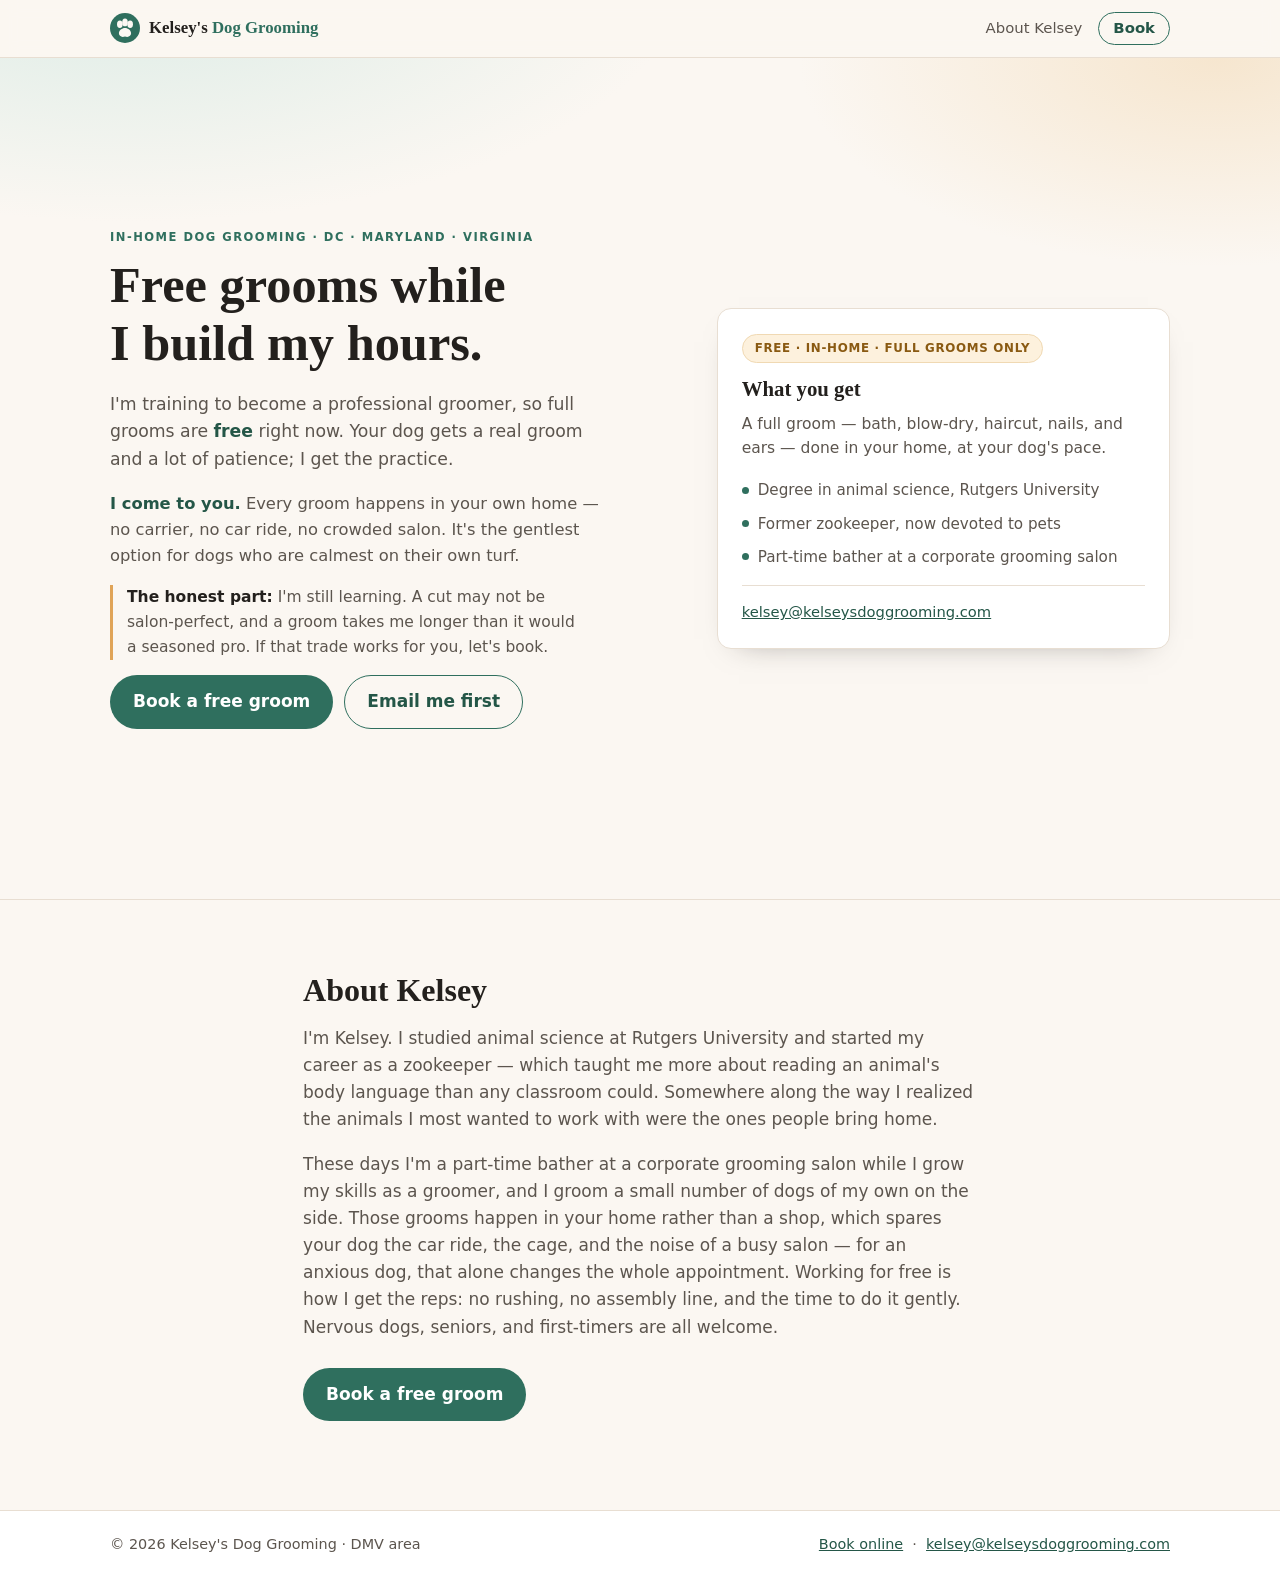
<file: index.html>
<!DOCTYPE html>
<html lang="en">
<head>
<meta charset="utf-8">
<meta name="viewport" content="width=device-width, initial-scale=1">
<title>Kelsey's Dog Grooming — Free In-Home Training Grooms in the DMV</title>
<meta name="description" content="In-home dog grooming across the DC, Maryland, and Virginia area. Kelsey grooms your dog in your own home, and full grooms are free while she trains.">
<link rel="icon" href="assets/paw.svg" type="image/svg+xml">
<meta property="og:title" content="Kelsey's Dog Grooming — Free In-Home Training Grooms">
<meta property="og:description" content="Full grooms in your own home, free while Kelsey trains. Serving the DC, Maryland, and Virginia area.">
<meta property="og:type" content="website">
<link rel="stylesheet" href="styles.css">
</head>
<body>

<a class="skip-link" href="#main">Skip to content</a>

<header class="site-header">
  <div class="wrap header-inner">
    <a class="brand" href="#top">
      <img src="assets/paw.svg" alt="" width="30" height="30">
      <span>Kelsey's <em>Dog Grooming</em></span>
    </a>
    <nav aria-label="Main">
      <a href="#about">About Kelsey</a>
      <a class="nav-book" href="https://cal.com/kelseysdoggrooming/training-bath-and-full-body?user=kelseysdoggrooming" target="_blank" rel="noopener">Book</a>
    </nav>
  </div>
</header>

<main id="main">

  <!-- Everything essential lives in this first screen. -->
  <section class="screen" id="top">
    <div class="wrap screen-grid">

      <div class="pitch">
        <p class="eyebrow">In-home dog grooming · DC · Maryland · Virginia</p>
        <h1>Free grooms while<br>I build my hours.</h1>
        <p class="lede">
          I'm training to become a professional groomer, so full grooms are
          <strong>free</strong> right now. Your dog gets a real groom and a lot of
          patience; I get the practice.
        </p>
        <p class="inhome">
          <strong>I come to you.</strong> Every groom happens in your own home — no
          carrier, no car ride, no crowded salon. It's the gentlest option for dogs
          who are calmest on their own turf.
        </p>
        <p class="honest">
          <strong>The honest part:</strong> I'm still learning. A cut may not be
          salon-perfect, and a groom takes me longer than it would a seasoned pro.
          If that trade works for you, let's book.
        </p>
        <div class="cta-row">
          <a class="btn btn-primary" href="https://cal.com/kelseysdoggrooming/training-bath-and-full-body?user=kelseysdoggrooming" target="_blank" rel="noopener">Book a free groom</a>
          <a class="btn btn-ghost" href="mailto:kelsey@kelseysdoggrooming.com?subject=Free%20training%20groom">Email me first</a>
        </div>
      </div>

      <aside class="panel" aria-labelledby="offer-h">
        <p class="badge">Free · In-home · Full grooms only</p>
        <h2 id="offer-h">What you get</h2>
        <p class="panel-lede">
          A full groom — bath, blow-dry, haircut, nails, and ears — done in your
          home, at your dog's pace.
        </p>
        <ul class="creds">
          <li><span>Degree in animal science, Rutgers University</span></li>
          <li><span>Former zookeeper, now devoted to pets</span></li>
          <li><span>Part-time bather at a corporate grooming salon</span></li>
        </ul>
        <p class="panel-foot">
          <a href="mailto:kelsey@kelseysdoggrooming.com">kelsey@kelseysdoggrooming.com</a>
        </p>
      </aside>

    </div>
  </section>

  <section class="section" id="about" aria-labelledby="about-h">
    <div class="wrap about">
      <h2 id="about-h">About Kelsey</h2>
      <p>
        I'm Kelsey. I studied animal science at Rutgers University and started
        my career as a zookeeper — which taught me more about reading an animal's body
        language than any classroom could. Somewhere along the way I realized the animals
        I most wanted to work with were the ones people bring home.
      </p>
      <p>
        These days I'm a part-time bather at a corporate grooming salon while I grow my
        skills as a groomer, and I groom a small number of dogs of my own on the side.
        Those grooms happen in your home rather than a shop, which spares your dog the car
        ride, the cage, and the noise of a busy salon — for an anxious dog, that alone
        changes the whole appointment. Working for free is how I get the reps: no rushing,
        no assembly line, and the time to do it gently. Nervous dogs, seniors, and
        first-timers are all welcome.
      </p>
      <p class="about-cta">
        <a class="btn btn-primary" href="https://cal.com/kelseysdoggrooming/training-bath-and-full-body?user=kelseysdoggrooming" target="_blank" rel="noopener">Book a free groom</a>
      </p>
    </div>
  </section>

</main>

<footer class="site-footer">
  <div class="wrap footer-inner">
    <p>&copy; <span id="year">2026</span> Kelsey's Dog Grooming · DMV area</p>
    <p>
      <a href="https://cal.com/kelseysdoggrooming/training-bath-and-full-body?user=kelseysdoggrooming" target="_blank" rel="noopener">Book online</a>
      &nbsp;·&nbsp;
      <a href="mailto:kelsey@kelseysdoggrooming.com">kelsey@kelseysdoggrooming.com</a>
    </p>
  </div>
</footer>

<script>
  document.getElementById('year').textContent = new Date().getFullYear();
</script>

</body>
</html>
</file>
<file: styles.css>
/* Kelsey's Dog Grooming — base styles */

:root {
  --ink: #23201d;
  --ink-soft: #5c554e;
  --cream: #fbf7f2;
  --card: #ffffff;
  --line: #e8ded2;
  --brand: #2f6f5e;
  --brand-dark: #245647;
  --accent: #e0a458;
  --accent-soft: #fdf1dd;
  --radius: 14px;
  --wrap: 1100px;
  --header-h: 58px;
}

* { box-sizing: border-box; }

html { scroll-behavior: smooth; }

body {
  margin: 0;
  background: var(--cream);
  color: var(--ink);
  font: 17px/1.6 ui-sans-serif, system-ui, -apple-system, "Segoe UI", Roboto,
        "Helvetica Neue", Arial, sans-serif;
  -webkit-font-smoothing: antialiased;
}

h1, h2, h3 {
  line-height: 1.15;
  margin: 0 0 .5em;
  font-family: Georgia, "Iowan Old Style", "Times New Roman", serif;
  font-weight: 600;
}

p { margin: 0 0 1em; }

a { color: var(--brand-dark); }

.wrap {
  width: 100%;
  max-width: var(--wrap);
  margin: 0 auto;
  padding: 0 20px;
}

.skip-link { position: absolute; left: -9999px; }
.skip-link:focus {
  left: 12px; top: 12px; z-index: 10;
  background: #fff; padding: 10px 14px; border-radius: 8px;
}

:focus-visible { outline: 3px solid var(--accent); outline-offset: 2px; }

/* ---------- header ---------- */

.site-header {
  position: sticky;
  top: 0;
  z-index: 5;
  height: var(--header-h);
  display: flex;
  align-items: center;
  background: rgba(251, 247, 242, .93);
  backdrop-filter: blur(8px);
  border-bottom: 1px solid var(--line);
}

.header-inner {
  display: flex;
  gap: 10px 20px;
  align-items: center;
  justify-content: space-between;
}

.brand {
  display: inline-flex;
  align-items: center;
  gap: 9px;
  font-family: Georgia, serif;
  font-size: 1.05rem;
  font-weight: 600;
  color: var(--ink);
  text-decoration: none;
}
.brand em { font-style: normal; color: var(--brand); }

.site-header nav {
  display: flex;
  align-items: center;
  gap: 16px;
  font-size: .93rem;
}
.site-header nav a { color: var(--ink-soft); text-decoration: none; }
.site-header nav a:hover { color: var(--brand); }

.site-header nav a.nav-book {
  color: var(--brand-dark);
  font-weight: 600;
  border: 1.5px solid var(--brand);
  border-radius: 999px;
  padding: 4px 14px;
}
.site-header nav a.nav-book:hover { background: var(--brand); color: #fff; }

/* ---------- the one screen ---------- */

.screen {
  min-height: calc(100svh - var(--header-h));
  display: flex;
  align-items: center;
  padding-block: 36px;
  background:
    radial-gradient(900px 400px at 10% -10%, #dcece6 0%, transparent 62%),
    radial-gradient(720px 360px at 95% 0%, #f6e6cf 0%, transparent 58%);
  border-bottom: 1px solid var(--line);
}

.screen-grid {
  display: grid;
  grid-template-columns: 1.25fr 1fr;
  gap: 40px;
  align-items: center;
}

.eyebrow {
  text-transform: uppercase;
  letter-spacing: .13em;
  font-size: .72rem;
  font-weight: 700;
  color: var(--brand);
  margin-bottom: .9em;
}

.pitch h1 {
  font-size: clamp(2rem, 4.6vw, 3.15rem);
  margin-bottom: .35em;
}

.lede {
  font-size: 1.08rem;
  color: var(--ink-soft);
  max-width: 46ch;
}
.lede strong { color: var(--brand-dark); }

.inhome {
  font-size: 1.02rem;
  color: var(--ink-soft);
  max-width: 48ch;
}
.inhome strong { color: var(--brand-dark); }

.honest {
  font-size: .97rem;
  color: var(--ink-soft);
  max-width: 48ch;
  border-left: 3px solid var(--accent);
  padding-left: 14px;
}
.honest strong { color: var(--ink); }

.cta-row {
  display: flex;
  flex-wrap: wrap;
  gap: 11px;
  margin-top: 6px;
}

.btn {
  display: inline-block;
  padding: 12px 22px;
  border-radius: 999px;
  font-weight: 600;
  text-decoration: none;
  border: 1.5px solid transparent;
  transition: transform .12s ease, background-color .12s ease;
}
.btn:hover { transform: translateY(-1px); }

.btn-primary { background: var(--brand); color: #fff; }
.btn-primary:hover { background: var(--brand-dark); }

.btn-ghost { border-color: var(--brand); color: var(--brand-dark); }
.btn-ghost:hover { background: rgba(47, 111, 94, .08); }

/* ---------- offer panel ---------- */

.panel {
  background: var(--card);
  border: 1px solid var(--line);
  border-radius: var(--radius);
  padding: 24px;
  box-shadow: 0 12px 30px -22px rgba(35, 32, 29, .5);
}

.badge {
  display: inline-block;
  background: var(--accent-soft);
  color: #8a5a12;
  border: 1px solid #f0d9b3;
  border-radius: 999px;
  padding: 4px 12px;
  font-size: .74rem;
  font-weight: 700;
  letter-spacing: .06em;
  text-transform: uppercase;
  margin-bottom: 14px;
}

.panel h2 { font-size: 1.3rem; }

.panel-lede {
  color: var(--ink-soft);
  font-size: .97rem;
  margin-bottom: 1.1em;
}

.creds {
  list-style: none;
  margin: 0 0 16px;
  padding: 0;
  display: grid;
  gap: 9px;
  font-size: .95rem;
}
.creds li {
  display: flex;
  gap: 9px;
  align-items: flex-start;
  color: var(--ink-soft);
}
.creds li::before {
  content: "";
  flex: 0 0 auto;
  width: 7px;
  height: 7px;
  margin-top: .55em;
  border-radius: 50%;
  background: var(--brand);
}

.panel-foot {
  margin: 0;
  padding-top: 14px;
  border-top: 1px solid var(--line);
  font-size: .92rem;
  word-break: break-word;
}

.notfound {
  max-width: 46ch;
  margin-inline: auto;
  text-align: center;
}
.notfound h1 { font-size: clamp(1.9rem, 4.4vw, 2.7rem); }
.notfound .lede { margin-inline: auto; }
.notfound .cta-row { justify-content: center; }

/* ---------- about ---------- */

.section { padding-block: clamp(44px, 7vw, 72px); }

.about { max-width: 66ch; }
.about h2 { font-size: clamp(1.5rem, 3.4vw, 2rem); }
.about p { color: var(--ink-soft); }
.about-cta { margin-top: 1.6em; }

/* ---------- footer ---------- */

.site-footer {
  background: #fff;
  border-top: 1px solid var(--line);
  padding-block: 22px;
  font-size: .9rem;
  color: var(--ink-soft);
}
.footer-inner {
  display: flex;
  flex-wrap: wrap;
  gap: 8px 20px;
  justify-content: space-between;
}
.site-footer p { margin: 0; }

/* ---------- narrow ---------- */

@media (max-width: 860px) {
  .screen-grid { grid-template-columns: 1fr; gap: 26px; }
  .screen { min-height: 0; padding-block: 30px; }
  .pitch h1 { font-size: clamp(1.85rem, 7.4vw, 2.4rem); }
  .lede { font-size: 1.02rem; }
  .site-header nav a:not(.nav-book) { display: none; }
}

@media (prefers-reduced-motion: reduce) {
  html { scroll-behavior: auto; }
  .btn:hover { transform: none; }
}
</file>
